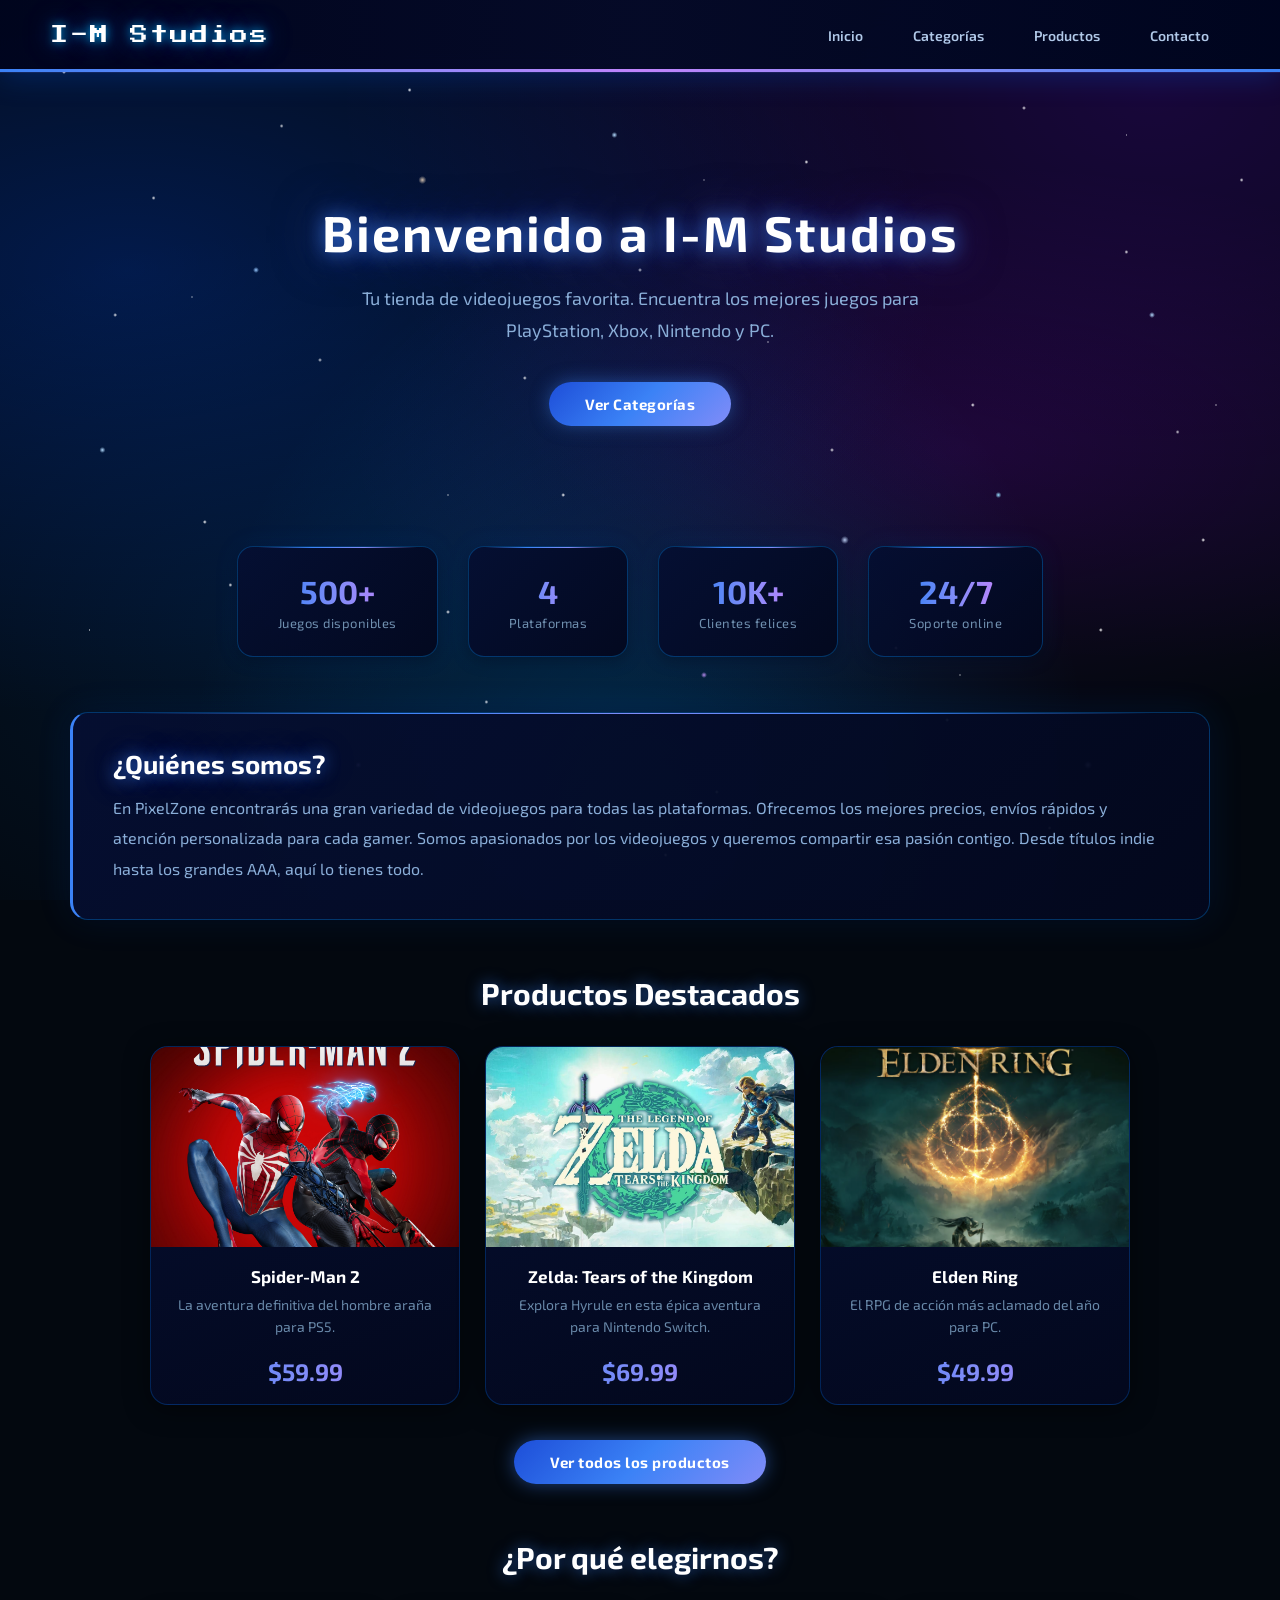
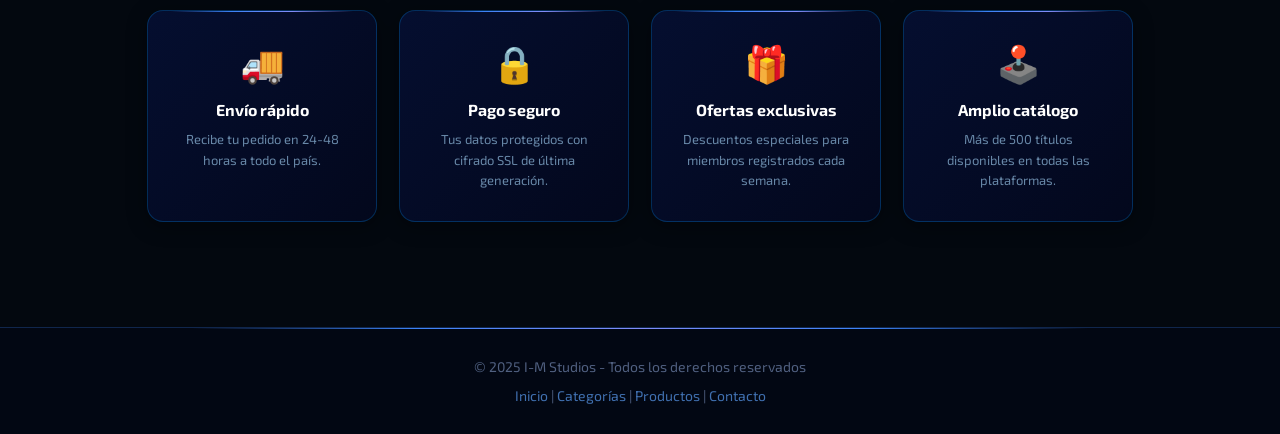
<file: Tienda de videojuegos/IM Studios/index.html>
<!DOCTYPE html>
<html lang="es">
<head>
  <meta charset="UTF-8" />
  <meta name="viewport" content="width=device-width, initial-scale=1.0" />
  <title>I-M Studios - Tienda de Videojuegos</title>
  <link rel="stylesheet" href="assets/css/styles.css" />
</head>
<body>

  <header>
    <div class="logo">I-M Studios</div>
    <nav>
      <ul>
        <li><a href="index.html">Inicio</a></li>
        <li><a href="categorias.html">Categorías</a></li>
        <li><a href="productos.html">Productos</a></li>
        <li><a href="contacto.html">Contacto</a></li>
      </ul>
    </nav>
  </header>

  <main>

    <section class="banner">
      <h1>Bienvenido a I-M Studios</h1>
      <p>Tu tienda de videojuegos favorita. Encuentra los mejores juegos para PlayStation, Xbox, Nintendo y PC.</p>
      <a href="categorias.html" class="boton">Ver Categorías</a>
    </section>

    <section class="estadisticas">
      <div class="stat-card">
        <span>500+</span>
        <p>Juegos disponibles</p>
      </div>
      <div class="stat-card">
        <span>4</span>
        <p>Plataformas</p>
      </div>
      <div class="stat-card">
        <span>10K+</span>
        <p>Clientes felices</p>
      </div>
      <div class="stat-card">
        <span>24/7</span>
        <p>Soporte online</p>
      </div>
    </section>

    <section class="descripcion">
      <h2>¿Quiénes somos?</h2>
      <p>
        En PixelZone encontrarás una gran variedad de videojuegos para todas las plataformas.
        Ofrecemos los mejores precios, envíos rápidos y atención personalizada para cada gamer.
        Somos apasionados por los videojuegos y queremos compartir esa pasión contigo.
        Desde títulos indie hasta los grandes AAA, aquí lo tienes todo.
      </p>
    </section>

    <section class="destacados">
      <h2>Productos Destacados</h2>
      <div class="tarjetas">

        <article class="tarjeta">
          <img src="assets/img/productos/spiderman.jpg" alt="Spider-Man 2" />
          <h3>Spider-Man 2</h3>
          <p>La aventura definitiva del hombre araña para PS5.</p>
          <span class="precio">$59.99</span>
        </article>

        <article class="tarjeta">
          <img src="assets/img/productos/Tears-of-the-Kingdom-wallpaper.jpg" alt="Zelda Tears of the Kingdom" />
          <h3>Zelda: Tears of the Kingdom</h3>
          <p>Explora Hyrule en esta épica aventura para Nintendo Switch.</p>
          <span class="precio">$69.99</span>
        </article>

        <article class="tarjeta">
          <img src="assets/img/productos/aGhopp3MHppi7kooGE2Dtt8C.avif" alt="Elden Ring" />
          <h3>Elden Ring</h3>
          <p>El RPG de acción más aclamado del año para PC.</p>
          <span class="precio">$49.99</span>
        </article>

      </div>
      <a href="productos.html" class="boton">Ver todos los productos</a>
    </section>

    <section class="beneficios">
      <h2>¿Por qué elegirnos?</h2>
      <div class="beneficios-grid">

        <article class="beneficio-card">
          <span class="beneficio-icono">🚚</span>
          <h3>Envío rápido</h3>
          <p>Recibe tu pedido en 24-48 horas a todo el país.</p>
        </article>

        <article class="beneficio-card">
          <span class="beneficio-icono">🔒</span>
          <h3>Pago seguro</h3>
          <p>Tus datos protegidos con cifrado SSL de última generación.</p>
        </article>

        <article class="beneficio-card">
          <span class="beneficio-icono">🎁</span>
          <h3>Ofertas exclusivas</h3>
          <p>Descuentos especiales para miembros registrados cada semana.</p>
        </article>

        <article class="beneficio-card">
          <span class="beneficio-icono">🕹️</span>
          <h3>Amplio catálogo</h3>
          <p>Más de 500 títulos disponibles en todas las plataformas.</p>
        </article>

      </div>
    </section>

  </main>

  <footer>
    <p>&copy; 2025 I-M Studios - Todos los derechos reservados</p>
    <nav>
      <a href="index.html">Inicio</a> |
      <a href="categorias.html">Categorías</a> |
      <a href="productos.html">Productos</a> |
      <a href="contacto.html">Contacto</a>
    </nav>
  </footer>

  <script src="assets/js/script.js"></script>
</body>
</html>
</file>
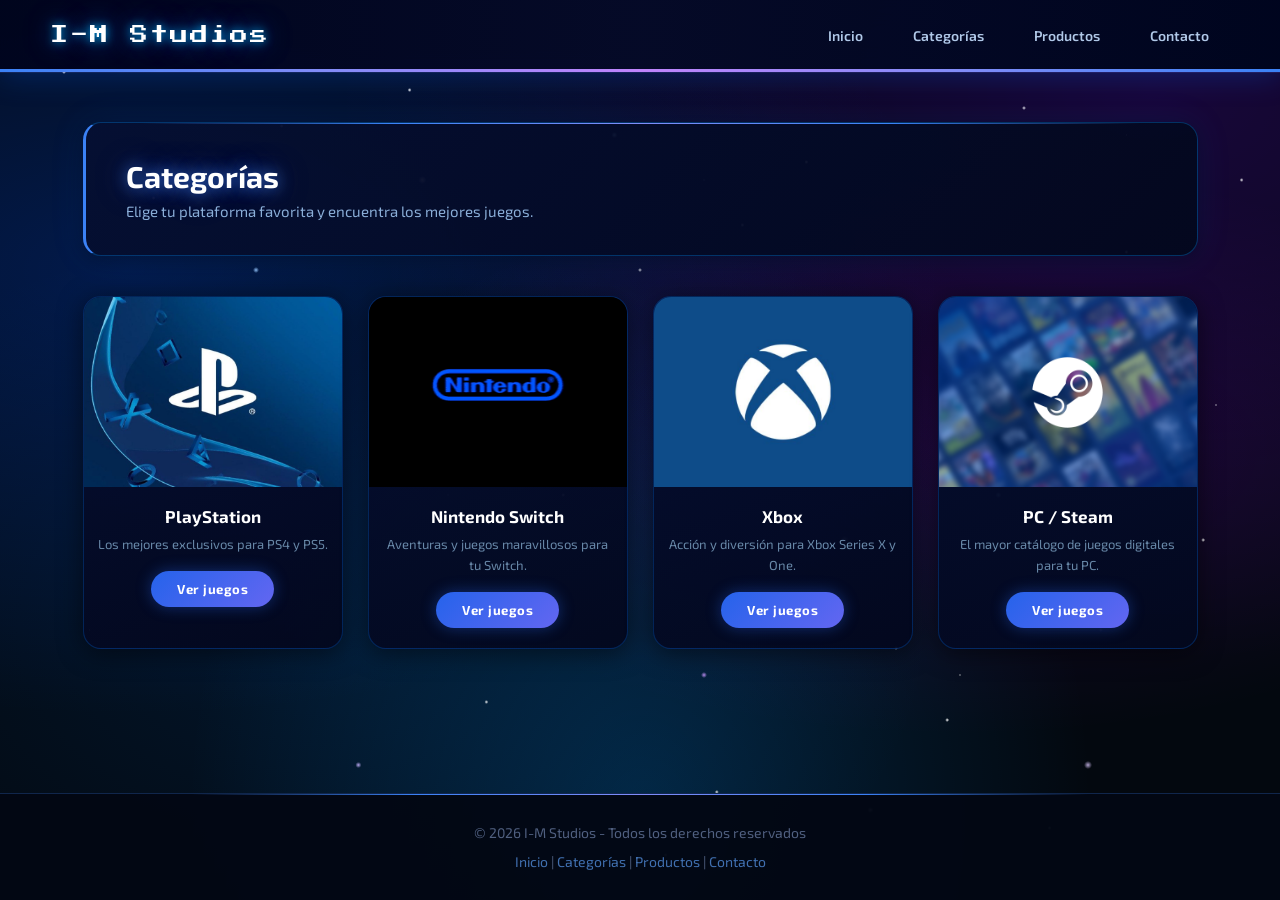
<file: Tienda de videojuegos/IM Studios/categorias.html>
<!DOCTYPE html>
<html lang="es">
<head>
  <meta charset="UTF-8" />
  <meta name="viewport" content="width=device-width, initial-scale=1.0" />
  <title>Categorías - I-M Studios</title>
  <link href="https://fonts.googleapis.com/css2?family=Press+Start+2P&display=swap" rel="stylesheet" />
  <link rel="stylesheet" href="assets/css/styles.css" />
</head>
<body>

  <header>
    <div class="logo">I-M Studios</div>
    <nav>
      <ul>
        <li><a href="index.html">Inicio</a></li>
        <li><a href="categorias.html">Categorías</a></li>
        <li><a href="productos.html">Productos</a></li>
        <li><a href="contacto.html">Contacto</a></li>
      </ul>
    </nav>
  </header>

  <main>

    <section class="titulo-pagina">
      <h1>Categorías</h1>
      <p>Elige tu plataforma favorita y encuentra los mejores juegos.</p>
    </section>

    <section class="categorias">

      <article class="categoria">
        <img src="assets/img/categorias/img-9239_eskv.jpg" alt="PlayStation" />
        <h2>PlayStation</h2>
        <p>Los mejores exclusivos para PS4 y PS5.</p>
        <a href="productos.html" class="boton">Ver juegos</a>
      </article>

      <article class="categoria">
        <img src="assets/img/categorias/images.png" alt="Nintendo Switch" />
        <h2>Nintendo Switch</h2>
        <p>Aventuras y juegos maravillosos para tu Switch.</p>
        <a href="productos.html" class="boton">Ver juegos</a>
      </article>

      <article class="categoria">
        <img src="assets/img/categorias/f27b2abb071c0b83435c8b90622f2430.jpg" alt="Xbox" />
        <h2>Xbox</h2>
        <p>Acción y diversión para Xbox Series X y One.</p>
        <a href="productos.html" class="boton">Ver juegos</a>
      </article>

      <article class="categoria">
        <img src="assets/img/categorias/8133cfc6f734ea335924df60ac0d0659410061e1.png" alt="PC" />
        <h2>PC / Steam</h2>
        <p>El mayor catálogo de juegos digitales para tu PC.</p>
        <a href="productos.html" class="boton">Ver juegos</a>
      </article>

    </section>

  </main>

  <footer>
    <p>&copy; 2026 I-M Studios - Todos los derechos reservados</p>
    <nav>
      <a href="index.html">Inicio</a> |
      <a href="categorias.html">Categorías</a> |
      <a href="productos.html">Productos</a> |
      <a href="contacto.html">Contacto</a>
    </nav>
  </footer>

  <script src="assets/js/script.js"></script>
</body>
</html>
</file>
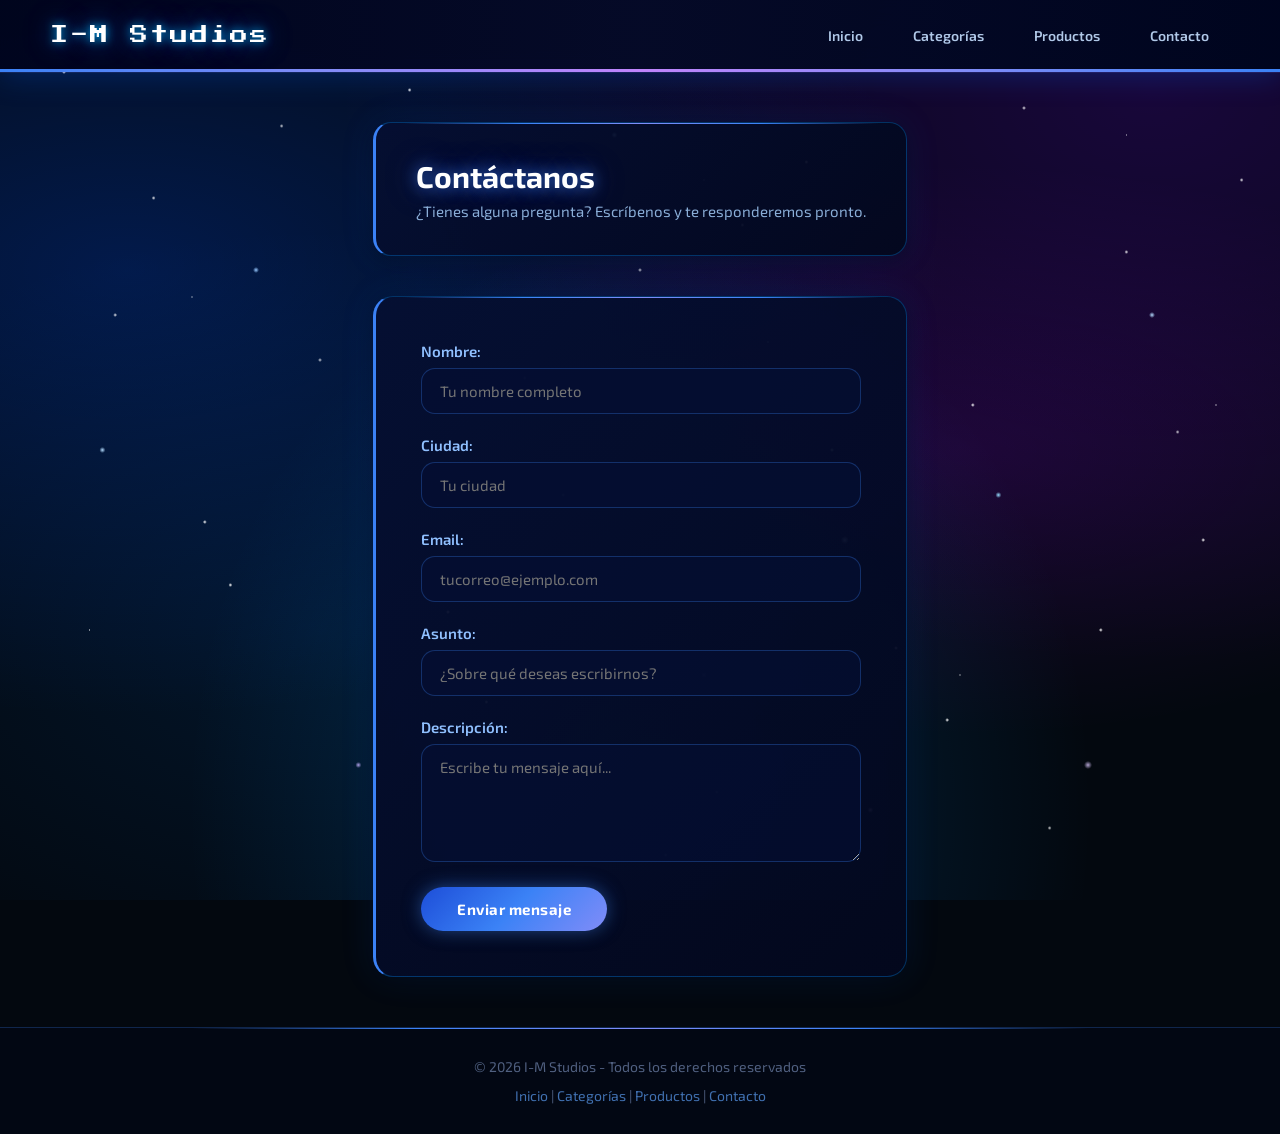
<file: Tienda de videojuegos/IM Studios/contacto.html>
<!DOCTYPE html>
<html lang="es">
<head>
  <meta charset="UTF-8" />
  <meta name="viewport" content="width=device-width, initial-scale=1.0" />
  <title>Contacto - I-M Studios</title>
  <link href="https://fonts.googleapis.com/css2?family=Press+Start+2P&display=swap" rel="stylesheet" />
  <link rel="stylesheet" href="assets/css/styles.css" />
</head>
<body>

  <header>
    <div class="logo">I-M Studios</div>
    <nav>
      <ul>
        <li><a href="index.html">Inicio</a></li>
        <li><a href="categorias.html">Categorías</a></li>
        <li><a href="productos.html">Productos</a></li>
        <li><a href="contacto.html">Contacto</a></li>
      </ul>
    </nav>
  </header>

  <main>

    <section class="titulo-pagina">
      <h1>Contáctanos</h1>
      <p>¿Tienes alguna pregunta? Escríbenos y te responderemos pronto.</p>
    </section>

    <section class="contacto">

      <p id="mensajeExito" style="display:none; color:green; font-weight:bold;">
        ✅ ¡Mensaje enviado con éxito! Te responderemos pronto.
      </p>

      <form id="formulario">

        <div class="campo">
          <label for="nombre">Nombre:</label>
          <input type="text" id="nombre" placeholder="Tu nombre completo" />
          <span class="error" id="errorNombre"></span>
        </div>

        <div class="campo">
          <label for="ciudad">Ciudad:</label>
          <input type="text" id="ciudad" placeholder="Tu ciudad" />
          <span class="error" id="errorCiudad"></span>
        </div>

        <div class="campo">
          <label for="email">Email:</label>
          <input type="text" id="email" placeholder="tucorreo@ejemplo.com" />
          <span class="error" id="errorEmail"></span>
        </div>

        <div class="campo">
          <label for="asunto">Asunto:</label>
          <input type="text" id="asunto" placeholder="¿Sobre qué deseas escribirnos?" />
          <span class="error" id="errorAsunto"></span>
        </div>

        <div class="campo">
          <label for="descripcion">Descripción:</label>
          <textarea id="descripcion" rows="5" placeholder="Escribe tu mensaje aquí..."></textarea>
          <span class="error" id="errorDescripcion"></span>
        </div>

        <button type="button" class="boton" onclick="validarFormulario()">Enviar mensaje</button>

      </form>

    </section>

  </main>

  <footer>
    <p>&copy; 2026 I-M Studios - Todos los derechos reservados</p>
    <nav>
      <a href="index.html">Inicio</a> |
      <a href="categorias.html">Categorías</a> |
      <a href="productos.html">Productos</a> |
      <a href="contacto.html">Contacto</a>
    </nav>
  </footer>

  <script src="assets/js/script.js"></script>
</body>
</html>
</file>
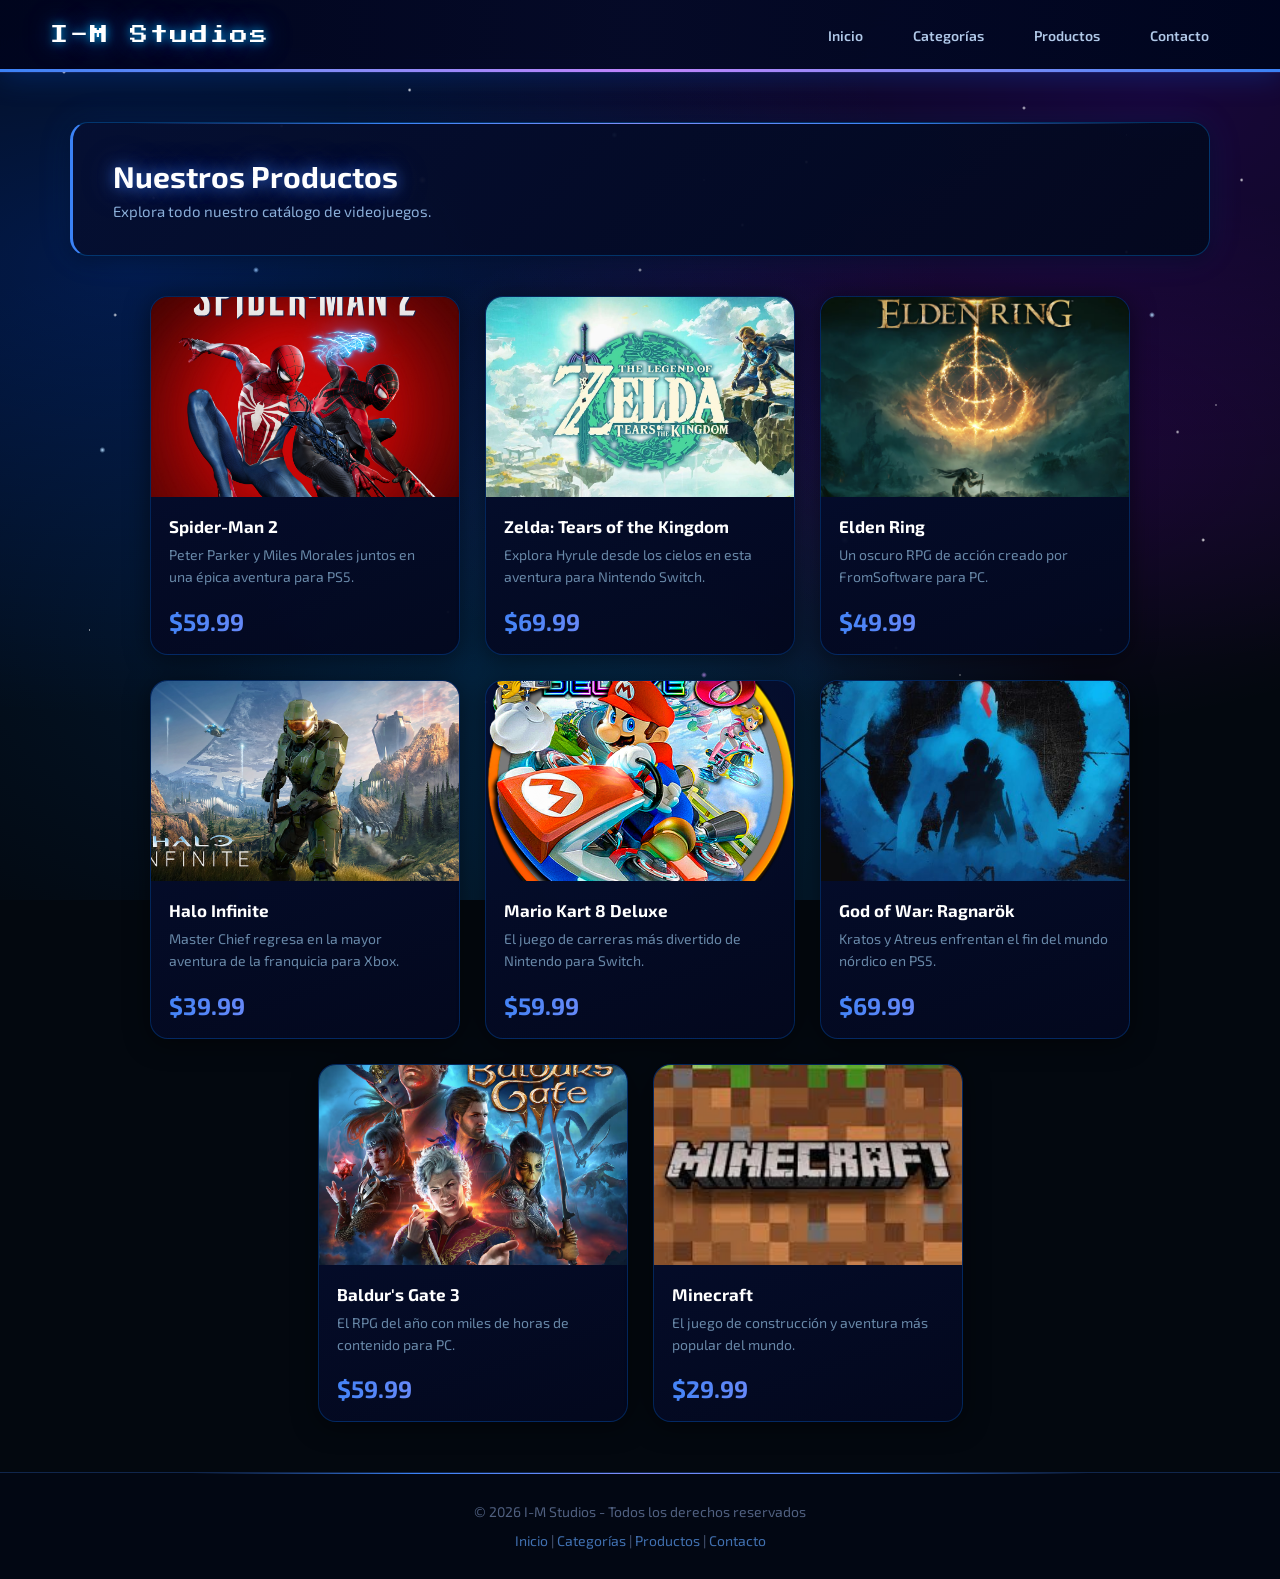
<file: Tienda de videojuegos/IM Studios/productos.html>
<!DOCTYPE html>
<html lang="es">
<head>
  <meta charset="UTF-8" />
  <meta name="viewport" content="width=device-width, initial-scale=1.0" />
  <title>Productos - I-M Studios</title>
  <link href="https://fonts.googleapis.com/css2?family=Press+Start+2P&display=swap" rel="stylesheet" />
  <link rel="stylesheet" href="assets/css/styles.css" />
</head>
<body>

  <header>
    <div class="logo">I-M Studios</div>
    <nav>
      <ul>
        <li><a href="index.html">Inicio</a></li>
        <li><a href="categorias.html">Categorías</a></li>
        <li><a href="productos.html">Productos</a></li>
        <li><a href="contacto.html">Contacto</a></li>
      </ul>
    </nav>
  </header>

  <main>

    <section class="titulo-pagina">
      <h1>Nuestros Productos</h1>
      <p>Explora todo nuestro catálogo de videojuegos.</p>
    </section>

    <section class="productos">

      <article class="tarjeta">
        <img src="assets/img/productos/spiderman.jpg" alt="Spider-Man 2" />
        <h3>Spider-Man 2</h3>
        <p>Peter Parker y Miles Morales juntos en una épica aventura para PS5.</p>
        <span class="precio">$59.99</span>
      </article>

      <article class="tarjeta">
        <img src="assets/img/productos/Tears-of-the-Kingdom-wallpaper.jpg" alt="Zelda Tears of the Kingdom" />
        <h3>Zelda: Tears of the Kingdom</h3>
        <p>Explora Hyrule desde los cielos en esta aventura para Nintendo Switch.</p>
        <span class="precio">$69.99</span>
      </article>

      <article class="tarjeta">
        <img src="assets/img/productos/aGhopp3MHppi7kooGE2Dtt8C.avif" alt="Elden Ring" />
        <h3>Elden Ring</h3>
        <p>Un oscuro RPG de acción creado por FromSoftware para PC.</p>
        <span class="precio">$49.99</span>
      </article>

      <article class="tarjeta">
        <img src="assets/img/productos/ee59cf_4d04182430fa461f8782cc964efca441~mv2.png" alt="Halo Infinite" />
        <h3>Halo Infinite</h3>
        <p>Master Chief regresa en la mayor aventura de la franquicia para Xbox.</p>
        <span class="precio">$39.99</span>
      </article>

      <article class="tarjeta">
        <img src="assets/img/productos/mario_kart_8_deluxe_icon_by_hatemtiger_dftig8r-fullview.png" alt="Mario Kart 8 Deluxe" />
        <h3>Mario Kart 8 Deluxe</h3>
        <p>El juego de carreras más divertido de Nintendo para Switch.</p>
        <span class="precio">$59.99</span>
      </article>

      <article class="tarjeta">
        <img src="assets/img/productos/GOW.png"God of War Ragnarok" />
        <h3>God of War: Ragnarök</h3>
        <p>Kratos y Atreus enfrentan el fin del mundo nórdico en PS5.</p>
        <span class="precio">$69.99</span>
      </article>

      <article class="tarjeta">
        <img src="assets/img/productos/baldur.avif" />
        <h3>Baldur's Gate 3</h3>
        <p>El RPG del año con miles de horas de contenido para PC.</p>
        <span class="precio">$59.99</span>
      </article>

      <article class="tarjeta">
        <img src="assets/img/productos/MINECRAFT.jpg" alt="Minecraft" />
        <h3>Minecraft</h3>
        <p>El juego de construcción y aventura más popular del mundo.</p>
        <span class="precio">$29.99</span>
      </article>

    </section>

  </main>

  <footer>
    <p>&copy; 2026 I-M Studios - Todos los derechos reservados</p>
    <nav>
      <a href="index.html">Inicio</a> |
      <a href="categorias.html">Categorías</a> |
      <a href="productos.html">Productos</a> |
      <a href="contacto.html">Contacto</a>
    </nav>
  </footer>

  <script src="assets/js/script.js"></script>
</body>
</html>
</file>
<file: Tienda de videojuegos/IM Studios/assets/css/styles.css>
@import url('https://fonts.googleapis.com/css2?family=Press+Start+2P&family=Exo+2:wght@300;400;600;700&display=swap');

* {
  margin: 0;
  padding: 0;
  box-sizing: border-box;
}

@keyframes titilar1 {
  0%, 100% { opacity: 0.3; }
  50%       { opacity: 1;   }
}
@keyframes titilar2 {
  0%, 100% { opacity: 1;   }
  50%       { opacity: 0.2; }
}
@keyframes flotar {
  0%, 100% { transform: translateY(0px);  }
  50%       { transform: translateY(-8px); }
}
@keyframes brillar {
  0%, 100% { box-shadow: 0 0 20px rgba(59,130,246,0.3), 0 4px 20px rgba(0,0,0,0.5); }
  50%       { box-shadow: 0 0 40px rgba(99,102,241,0.6), 0 4px 20px rgba(0,0,0,0.5); }
}

body {
  background-color: #03080f;
  background-image:
    radial-gradient(ellipse at 10% 30%, rgba(0, 80, 255, 0.25) 0%, transparent 50%),
    radial-gradient(ellipse at 90% 10%, rgba(120, 0, 255, 0.18) 0%, transparent 50%),
    radial-gradient(ellipse at 50% 90%, rgba(0, 150, 255, 0.20) 0%, transparent 50%),
    radial-gradient(ellipse at 75% 50%, rgba(180, 0, 255, 0.12) 0%, transparent 45%),
    radial-gradient(ellipse at 25% 70%, rgba(0, 100, 200, 0.15) 0%, transparent 45%);
  background-attachment: fixed;
  color: #c8d8f0;
  font-family: 'Exo 2', Arial, sans-serif;
  font-size: 16px;
  min-height: 100vh;
  display: flex;
  flex-direction: column;
}

body::before {
  content: '';
  position: fixed;
  top: 0; left: 0;
  width: 100%; height: 100%;
  background-image:
    radial-gradient(2px 2px at 5%   8%,  rgba(255,255,255,1.0) 0%, transparent 100%),
    radial-gradient(2px 2px at 12%  22%, rgba(255,255,255,0.9) 0%, transparent 100%),
    radial-gradient(2px 2px at 18%  65%, rgba(255,255,255,1.0) 0%, transparent 100%),
    radial-gradient(2px 2px at 25%  40%, rgba(255,255,255,0.8) 0%, transparent 100%),
    radial-gradient(2px 2px at 32%  10%, rgba(255,255,255,1.0) 0%, transparent 100%),
    radial-gradient(2px 2px at 38%  78%, rgba(255,255,255,0.9) 0%, transparent 100%),
    radial-gradient(2px 2px at 44%  55%, rgba(255,255,255,1.0) 0%, transparent 100%),
    radial-gradient(2px 2px at 50%  30%, rgba(255,255,255,0.8) 0%, transparent 100%),
    radial-gradient(2px 2px at 56%  88%, rgba(255,255,255,0.9) 0%, transparent 100%),
    radial-gradient(2px 2px at 63%  18%, rgba(255,255,255,1.0) 0%, transparent 100%),
    radial-gradient(2px 2px at 70%  72%, rgba(255,255,255,0.9) 0%, transparent 100%),
    radial-gradient(2px 2px at 76%  45%, rgba(255,255,255,1.0) 0%, transparent 100%),
    radial-gradient(2px 2px at 82%  92%, rgba(255,255,255,0.8) 0%, transparent 100%),
    radial-gradient(2px 2px at 88%  28%, rgba(255,255,255,0.9) 0%, transparent 100%),
    radial-gradient(2px 2px at 94%  60%, rgba(255,255,255,1.0) 0%, transparent 100%),
    radial-gradient(3px 3px at 8%   50%, rgba(180,220,255,1.0) 0%, transparent 100%),
    radial-gradient(3px 3px at 28%  85%, rgba(200,180,255,0.9) 0%, transparent 100%),
    radial-gradient(3px 3px at 48%  15%, rgba(180,220,255,1.0) 0%, transparent 100%),
    radial-gradient(3px 3px at 68%  90%, rgba(220,200,255,0.9) 0%, transparent 100%),
    radial-gradient(3px 3px at 90%  35%, rgba(180,220,255,1.0) 0%, transparent 100%),
    radial-gradient(1px 1px at 15%  33%, rgba(255,255,255,0.9) 0%, transparent 100%),
    radial-gradient(1px 1px at 35%  55%, rgba(255,255,255,1.0) 0%, transparent 100%),
    radial-gradient(1px 1px at 55%  20%, rgba(255,255,255,0.8) 0%, transparent 100%),
    radial-gradient(1px 1px at 75%  75%, rgba(255,255,255,0.9) 0%, transparent 100%),
    radial-gradient(1px 1px at 95%  45%, rgba(255,255,255,1.0) 0%, transparent 100%);
  pointer-events: none;
  z-index: 0;
  animation: titilar1 3s ease-in-out infinite;
}

body::after {
  content: '';
  position: fixed;
  top: 0; left: 0;
  width: 100%; height: 100%;
  background-image:
    radial-gradient(2px 2px at 9%   35%, rgba(255,255,255,0.9) 0%, transparent 100%),
    radial-gradient(2px 2px at 16%  58%, rgba(255,255,255,1.0) 0%, transparent 100%),
    radial-gradient(2px 2px at 22%  14%, rgba(255,255,255,0.8) 0%, transparent 100%),
    radial-gradient(2px 2px at 35%  68%, rgba(255,255,255,1.0) 0%, transparent 100%),
    radial-gradient(2px 2px at 41%  42%, rgba(255,255,255,0.9) 0%, transparent 100%),
    radial-gradient(2px 2px at 52%  95%, rgba(255,255,255,1.0) 0%, transparent 100%),
    radial-gradient(2px 2px at 58%  25%, rgba(255,255,255,0.8) 0%, transparent 100%),
    radial-gradient(2px 2px at 65%  50%, rgba(255,255,255,0.9) 0%, transparent 100%),
    radial-gradient(2px 2px at 74%  80%, rgba(255,255,255,1.0) 0%, transparent 100%),
    radial-gradient(2px 2px at 80%  12%, rgba(255,255,255,0.9) 0%, transparent 100%),
    radial-gradient(2px 2px at 86%  70%, rgba(255,255,255,1.0) 0%, transparent 100%),
    radial-gradient(2px 2px at 92%  48%, rgba(255,255,255,0.8) 0%, transparent 100%),
    radial-gradient(2px 2px at 97%  20%, rgba(255,255,255,0.9) 0%, transparent 100%),
    radial-gradient(3px 3px at 20%  30%, rgba(150,200,255,1.0) 0%, transparent 100%),
    radial-gradient(3px 3px at 55%  75%, rgba(200,150,255,0.9) 0%, transparent 100%),
    radial-gradient(3px 3px at 78%  55%, rgba(150,220,255,1.0) 0%, transparent 100%),
    radial-gradient(4px 4px at 33%  20%, rgba(255,230,200,0.8) 0%, transparent 100%),
    radial-gradient(4px 4px at 66%  60%, rgba(200,220,255,0.9) 0%, transparent 100%),
    radial-gradient(4px 4px at 85%  85%, rgba(220,200,255,0.8) 0%, transparent 100%),
    radial-gradient(1px 1px at 7%   70%, rgba(255,255,255,1.0) 0%, transparent 100%),
    radial-gradient(1px 1px at 43%  5%,  rgba(255,255,255,0.9) 0%, transparent 100%),
    radial-gradient(1px 1px at 60%  38%, rgba(255,255,255,1.0) 0%, transparent 100%),
    radial-gradient(1px 1px at 88%  15%, rgba(255,255,255,0.8) 0%, transparent 100%);
  pointer-events: none;
  z-index: 0;
  animation: titilar2 4.5s ease-in-out infinite;
}

a {
  color: #60a5fa;
  text-decoration: none;
  transition: color 0.3s;
}
a:hover { color: #93c5fd; }


header {
  background: linear-gradient(90deg,
    rgba(0, 5, 30, 0.98) 0%,
    rgba(5, 10, 40, 0.98) 50%,
    rgba(0, 5, 30, 0.98) 100%);
  backdrop-filter: blur(12px);
  display: flex;
  align-items: center;
  justify-content: space-between;
  padding: 25px 50px;
  border-bottom: 3px solid transparent;
  border-image: linear-gradient(90deg, #3b82f6, #818cf8, #c084fc, #818cf8, #3b82f6) 1;
  position: sticky;
  top: 0;
  z-index: 100;
  box-shadow:
    0 4px 30px rgba(0, 100, 255, 0.25),
    0 1px 0px rgba(200, 150, 255, 0.1);
}

.logo {
  font-family: 'Press Start 2P', cursive;
  font-size: 18px;
  color: #ffffff;
  letter-spacing: 2px;
  display: flex;
  align-items: center;
  gap: 14px;
  text-shadow:
    0 0 10px rgba(0, 180, 255, 0.9),
    0 0 25px rgba(0, 150, 255, 0.6),
    0 0 50px rgba(100, 0, 255, 0.3);
}

nav ul {
  list-style: none;
  display: flex;
  gap: 8px;
}

nav ul li a {
  color: #b0c8e8;
  font-size: 14px;
  font-weight: 600;
  padding: 9px 20px;
  border-radius: 30px;
  border: 1px solid transparent;
  transition: all 0.3s;
}

nav ul li a:hover {
  background: rgba(0, 120, 255, 0.18);
  border-color: rgba(0, 160, 255, 0.5);
  color: #90d0ff;
  box-shadow: 0 0 14px rgba(0, 120, 255, 0.3);
  text-decoration: none;
}

.boton {
  display: inline-block;
  background: linear-gradient(135deg, #1d4ed8, #3b82f6, #818cf8);
  color: #ffffff;
  padding: 13px 36px;
  border-radius: 999px;
  font-size: 15px;
  font-weight: 700;
  font-family: 'Exo 2', sans-serif;
  border: none;
  cursor: pointer;
  letter-spacing: 0.5px;
  transition: all 0.3s;
  text-decoration: none;
  box-shadow: 0 0 18px rgba(59,130,246,0.5), 0 4px 15px rgba(0,0,0,0.3);
}

.boton:hover {
  background: linear-gradient(135deg, #2563eb, #6366f1, #a78bfa);
  color: #ffffff;
  text-decoration: none;
  transform: translateY(-3px);
  box-shadow: 0 0 30px rgba(99,102,241,0.8), 0 6px 20px rgba(0,0,0,0.4);
}

main {
  max-width: 1200px;
  margin: 0 auto;
  padding: 50px 30px;
  flex: 1;
  position: relative;
  z-index: 1;
}

.banner {
  text-align: center;
  padding: 80px 20px 70px;
  margin-bottom: 50px;
  position: relative;
}

.banner h1 {
  font-size: 50px;
  color: #ffffff;
  margin-bottom: 20px;
  font-weight: 700;
  text-shadow:
    0 0 20px rgba(59,130,246,0.9),
    0 0 50px rgba(99,102,241,0.5);
  letter-spacing: 2px;
}

.banner p {
  font-size: 18px;
  color: #8aaed8;
  margin-bottom: 35px;
  max-width: 560px;
  margin-left: auto;
  margin-right: auto;
  line-height: 1.8;
}

.estadisticas {
  display: flex;
  justify-content: center;
  gap: 30px;
  flex-wrap: wrap;
  margin-bottom: 55px;
}

.stat-card {
  background: linear-gradient(135deg, rgba(5,15,50,0.95), rgba(3,8,30,0.95));
  border: 1px solid rgba(0,150,255,0.3);
  border-radius: 16px;
  padding: 25px 40px;
  text-align: center;
  position: relative;
  box-shadow: 0 0 25px rgba(0,100,255,0.1), 0 4px 15px rgba(0,0,0,0.4);
  animation: brillar 3s ease-in-out infinite;
}

.stat-card::before {
  content: '';
  position: absolute;
  top: 0; left: 10%; right: 10%;
  height: 1px;
  background: linear-gradient(90deg, transparent, #3b82f6, #818cf8, transparent);
}

.stat-card span {
  display: block;
  font-size: 32px;
  font-weight: 700;
  background: linear-gradient(90deg, #3b82f6, #818cf8, #c084fc);
  -webkit-background-clip: text;
  -webkit-text-fill-color: transparent;
  background-clip: text;
}

.stat-card p {
  color: #7090b0;
  font-size: 13px;
  margin-top: 5px;
  letter-spacing: 0.5px;
}

.descripcion {
  background: linear-gradient(135deg, rgba(5,15,50,0.95), rgba(3,8,30,0.95));
  border: 1px solid rgba(0,150,255,0.3);
  border-left: 3px solid #3b82f6;
  border-radius: 18px;
  padding: 35px 40px;
  margin-bottom: 55px;
  position: relative;
  box-shadow: 0 0 35px rgba(0,100,255,0.12), 0 4px 20px rgba(0,0,0,0.4);
}

.descripcion::before {
  content: '';
  position: absolute;
  top: 0; left: 5%; right: 5%;
  height: 1px;
  background: linear-gradient(90deg, transparent, #3b82f6, #818cf8, #3b82f6, transparent);
}

.descripcion h2 {
  color: #ffffff;
  font-size: 26px;
  margin-bottom: 14px;
  font-weight: 700;
  text-shadow: 0 0 15px rgba(59,130,246,0.8), 0 0 35px rgba(99,102,241,0.4);
}

.descripcion p {
  line-height: 1.9;
  color: #8aaed8;
  font-size: 16px;
}

.destacados {
  margin-bottom: 55px;
  text-align: center;
}

.destacados h2 {
  font-size: 30px;
  color: #ffffff;
  margin-bottom: 35px;
  font-weight: 700;
  text-shadow: 0 0 15px rgba(59,130,246,0.6);
}

.tarjetas {
  display: flex;
  gap: 25px;
  flex-wrap: wrap;
  justify-content: center;
  margin-bottom: 35px;
}

.tarjeta {
  background: linear-gradient(160deg, rgba(5,15,50,0.97), rgba(3,8,30,0.97));
  border: 1px solid rgba(0,120,255,0.25);
  border-radius: 18px;
  width: 310px;
  overflow: hidden;
  transition: all 0.3s;
  box-shadow: 0 4px 25px rgba(0,0,0,0.5);
}

.tarjeta:hover {
  transform: translateY(-8px);
  border-color: rgba(59,130,246,0.7);
  box-shadow: 0 10px 35px rgba(0,0,0,0.6), 0 0 25px rgba(59,130,246,0.3);
}

.tarjeta img {
  width: 100%;
  height: 200px;
  object-fit: cover;
}

.tarjeta h3 {
  color: #ffffff;
  font-size: 17px;
  font-weight: 700;
  padding: 16px 18px 8px;
}

.tarjeta p {
  font-size: 14px;
  color: #6888a8;
  padding: 0 18px 10px;
  line-height: 1.6;
}

.precio {
  display: block;
  background: linear-gradient(90deg, #3b82f6, #818cf8, #c084fc);
  -webkit-background-clip: text;
  -webkit-text-fill-color: transparent;
  background-clip: text;
  font-size: 24px;
  font-weight: 700;
  padding: 8px 18px 18px;
}

.beneficios {
  margin-bottom: 55px;
}

.beneficios h2 {
  font-size: 30px;
  color: #ffffff;
  text-align: center;
  margin-bottom: 35px;
  font-weight: 700;
  text-shadow: 0 0 15px rgba(59,130,246,0.6);
}

.beneficios-grid {
  display: flex;
  gap: 22px;
  flex-wrap: wrap;
  justify-content: center;
}

.beneficio-card {
  background: linear-gradient(135deg, rgba(5,15,50,0.95), rgba(3,8,30,0.95));
  border: 1px solid rgba(0,150,255,0.25);
  border-radius: 16px;
  padding: 30px 25px;
  width: 230px;
  text-align: center;
  position: relative;
  box-shadow: 0 4px 20px rgba(0,0,0,0.4);
  transition: all 0.3s;
}

.beneficio-card::before {
  content: '';
  position: absolute;
  top: 0; left: 10%; right: 10%;
  height: 1px;
  background: linear-gradient(90deg, transparent, #3b82f6, #818cf8, transparent);
}

.beneficio-card:hover {
  transform: translateY(-5px);
  border-color: rgba(99,102,241,0.6);
  box-shadow: 0 8px 30px rgba(0,0,0,0.5), 0 0 20px rgba(59,130,246,0.2);
}

.beneficio-icono {
  font-size: 36px;
  display: block;
  margin-bottom: 14px;
}

.beneficio-card h3 {
  color: #ffffff;
  font-size: 16px;
  font-weight: 700;
  margin-bottom: 10px;
}

.beneficio-card p {
  color: #6888a8;
  font-size: 13px;
  line-height: 1.6;
}

.titulo-pagina {
  background: linear-gradient(135deg, rgba(5,15,50,0.95), rgba(3,8,30,0.95));
  border: 1px solid rgba(0,150,255,0.3);
  border-left: 3px solid #3b82f6;
  border-radius: 18px;
  padding: 35px 40px;
  margin-bottom: 40px;
  position: relative;
  box-shadow: 0 0 35px rgba(0,100,255,0.12), 0 4px 20px rgba(0,0,0,0.4);
}

.titulo-pagina::before {
  content: '';
  position: absolute;
  top: 0; left: 5%; right: 5%;
  height: 1px;
  background: linear-gradient(90deg, transparent, #3b82f6, #818cf8, #3b82f6, transparent);
}

.titulo-pagina h1 {
  font-size: 30px;
  color: #ffffff;
  margin-bottom: 8px;
  font-weight: 700;
  text-shadow: 0 0 15px rgba(59,130,246,0.8), 0 0 35px rgba(99,102,241,0.4);
}

.titulo-pagina p {
  color: #8aaed8;
  font-size: 15px;
}

.categorias {
  display: flex;
  flex-wrap: wrap;
  gap: 25px;
  justify-content: center;
}

.categoria {
  background: linear-gradient(160deg, rgba(5,15,50,0.97), rgba(3,8,30,0.97));
  border: 1px solid rgba(0,120,255,0.25);
  border-radius: 18px;
  width: 260px;
  text-align: center;
  overflow: hidden;
  transition: all 0.3s;
  box-shadow: 0 4px 25px rgba(0,0,0,0.5);
}

.categoria:hover {
  transform: translateY(-8px);
  border-color: rgba(99,102,241,0.7);
  box-shadow: 0 10px 35px rgba(0,0,0,0.6), 0 0 25px rgba(99,102,241,0.3);
}

.categoria img {
  width: 100%;
  height: 190px;
  object-fit: cover;
}

.categoria h2 {
  color: #ffffff;
  font-size: 17px;
  font-weight: 700;
  padding: 16px 12px 8px;
}

.categoria p {
  color: #6888a8;
  font-size: 13px;
  padding: 0 14px 16px;
  line-height: 1.6;
}

.categoria .boton {
  margin-bottom: 20px;
  font-size: 13px;
  padding: 10px 26px;
  background: linear-gradient(135deg, #2563eb, #6366f1);
  box-shadow: 0 0 15px rgba(37,99,235,0.4);
}

.categoria .boton:hover {
  background: linear-gradient(135deg, #3b82f6, #818cf8);
  box-shadow: 0 0 25px rgba(59,130,246,0.6);
}

.productos {
  display: flex;
  flex-wrap: wrap;
  gap: 25px;
  justify-content: center;
}

.contacto {
  background: linear-gradient(135deg, rgba(5,15,50,0.95), rgba(3,8,30,0.95));
  border: 1px solid rgba(0,150,255,0.3);
  border-left: 3px solid #3b82f6;
  border-radius: 20px;
  padding: 45px;
  max-width: 620px;
  margin: 0 auto;
  position: relative;
  box-shadow: 0 0 35px rgba(0,100,255,0.12), 0 4px 20px rgba(0,0,0,0.4);
}

.contacto::before {
  content: '';
  position: absolute;
  top: 0; left: 5%; right: 5%;
  height: 1px;
  background: linear-gradient(90deg, transparent, #3b82f6, #818cf8, #3b82f6, transparent);
}

.campo {
  margin-bottom: 22px;
}

.campo label {
  display: block;
  color: #90c0ff;
  font-weight: 600;
  margin-bottom: 8px;
  font-size: 15px;
}

.campo input,
.campo textarea {
  width: 100%;
  background: rgba(5,15,50,0.7);
  border: 1px solid rgba(59,130,246,0.3);
  border-radius: 14px;
  color: #c8d8f0;
  padding: 13px 18px;
  font-size: 15px;
  font-family: 'Exo 2', sans-serif;
  outline: none;
  transition: all 0.3s;
}

.campo input:focus,
.campo textarea:focus {
  border-color: rgba(99,102,241,0.8);
  background: rgba(10,20,70,0.8);
  box-shadow: 0 0 15px rgba(59,130,246,0.25);
}

.campo textarea { resize: vertical; }

.error {
  display: block;
  color: #f472b6;
  font-size: 13px;
  margin-top: 6px;
}

#mensajeExito {
  background: rgba(0,200,120,0.12);
  border: 1px solid rgba(0,220,130,0.35);
  border-radius: 14px;
  padding: 18px 20px;
  color: #6ee7b7;
  font-weight: 600;
  margin-bottom: 20px;
}

footer {
  background: rgba(3,8,20,0.97);
  border-top: 1px solid rgba(59,130,246,0.25);
  text-align: center;
  padding: 30px 20px;
  color: #506080;
  font-size: 14px;
  position: relative;
  z-index: 1;
}

footer::before {
  content: '';
  position: absolute;
  top: 0; left: 15%; right: 15%;
  height: 1px;
  background: linear-gradient(90deg, transparent, #3b82f6, #818cf8, #3b82f6, transparent);
}

footer nav { margin-top: 12px; }

footer nav a {
  color: #4070b0;
  font-size: 14px;
  transition: color 0.3s;
}

footer nav a:hover { color: #60a5fa; }

@media (max-width: 768px) {

  header {
    flex-direction: column;
    gap: 15px;
    padding: 18px 20px;
    text-align: center;
  }

  .logo { font-size: 13px; }

  nav ul {
    flex-wrap: wrap;
    justify-content: center;
    gap: 6px;
  }

  nav ul li a {
    font-size: 13px;
    padding: 7px 14px;
  }

  .banner { padding: 50px 20px 40px; }
  .banner h1 { font-size: 28px; }
  .banner p  { font-size: 15px; }

  .estadisticas { gap: 15px; }
  .stat-card { padding: 20px 25px; }

  .tarjeta  { width: 100%; max-width: 380px; }
  .categoria { width: 100%; max-width: 380px; }
  .beneficio-card { width: 100%; max-width: 380px; }

  .contacto { padding: 25px 18px; }
  main { padding: 25px 15px; }
  .titulo-pagina h1 { font-size: 22px; }

}
</file>
